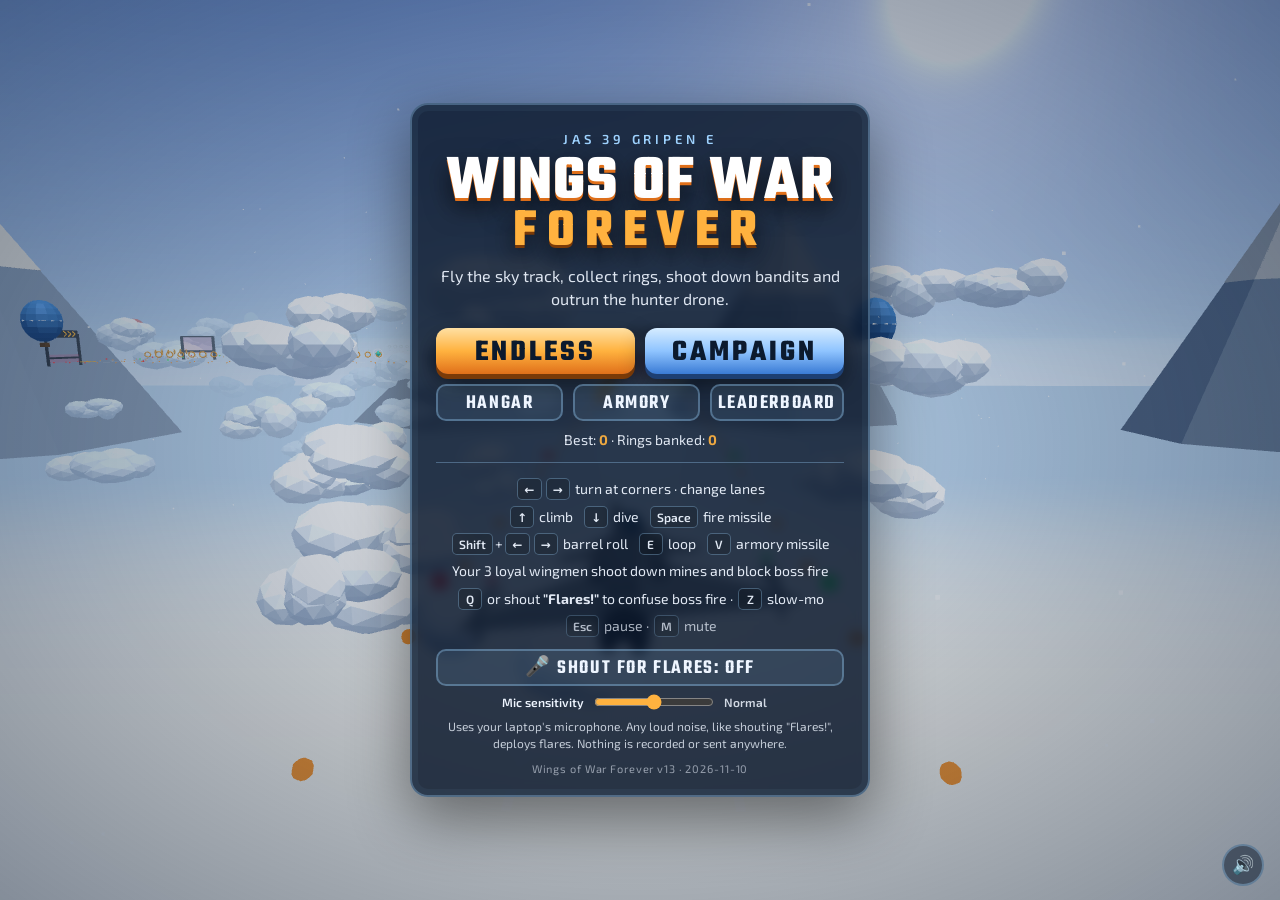
<file: index.html>
<!doctype html>
<html lang="en">
<head>
<meta charset="utf-8">
<meta name="viewport" content="width=device-width,initial-scale=1,maximum-scale=1,user-scalable=no,viewport-fit=cover">
<meta name="theme-color" content="#3a7bd5">
<title>Wings of War Forever</title>
<link rel="preload" href="game/fonts/teko-latin-700-normal.woff2" as="font" type="font/woff2" crossorigin>
<link rel="stylesheet" href="game/style.css">
</head>
<body>
<canvas id="game" aria-label="Wings of War Forever game"></canvas>

<div id="hud" class="hidden">
  <div class="hud-left">
    <div class="score" id="score">0</div>
    <div class="sub"><span id="dist">0</span> m <span class="mult" id="mult">x1</span></div>
  </div>
  <div class="hud-right">
    <div class="coins"><span class="coin-ico"></span><span id="coins">0</span></div>
    <span class="esc-hint"><kbd>Esc</kbd> pause</span>
    <button id="pauseBtn" class="icon-btn" aria-label="Pause">❚❚</button>
  </div>
  <div id="bottomLeft" class="bottom-left">
    <button id="flareBtn" class="flare-btn" aria-label="Deploy flares"><span class="fl-name">Flares</span><span class="fl-sub" id="flareSub">Q · tap</span><span class="fl-slow" id="slowSub">Slow-mo ready</span><i id="flareFill"></i></button>
    <button id="specialBtn" class="special-btn hidden" aria-label="Fire armory missile"><span class="sp-name" id="spName">Missile</span><span class="sp-sub" id="spSub">V · 0 left</span><span class="sp-pips" id="spPips"></span><i id="spFill"></i></button>
    <div id="micBadge" class="mic-badge hidden" title="Listening for shouts"><span class="dot"></span><span id="micLabel">Mic</span><b id="micLevel"><i></i><u id="micThr"></u></b></div>
  </div>
  <div id="ammo"><span class="msl" id="mslL"></span><span class="loop-ico" id="loopIco">E</span><span class="msl" id="mslR"></span></div>
  <div id="topCenter">
    <div id="wingmen" title="Loyal wingmen: each one shoots down a mine you would have hit"><span class="lbl">Wingmen</span><span id="wmIcons" class="wm-icons"></span></div>
    <div id="levelBar" class="hidden"><div class="lbl" id="levelLbl"></div><div class="bar"><i id="levelFill"></i></div></div>
    <div id="bossBar" class="hidden"><div class="lbl" id="bossName"></div><div class="bar boss"><i id="bossFill"></i></div></div>
  </div>
  <div id="powers"></div>
  <div id="turnHint"></div>
  <div id="toast"></div>
</div>

<div id="landingUi" class="hidden">
  <div class="land-bars"></div>
  <div class="land-cap"><span id="landKicker">Mission accomplished</span><b id="landCap">Returning to base</b></div>
  <button id="skipBtn" class="skip-btn">Skip ▸</button>
</div>
<div id="fade"></div>

<div id="slowmo" aria-hidden="true">
  <div class="sm-vignette"></div>
  <div class="sm-lines"></div>
  <div class="sm-box">
    <div class="sm-title">Slow-mo</div>
    <div class="sm-prompt" id="smPrompt">Say "Flares!"</div>
    <div class="sm-bar"><i id="smBar"></i></div>
  </div>
</div>

<div id="menu" class="screen">
  <div class="panel">
    <div class="kicker">JAS 39 Gripen E</div>
    <h1><span>Wings of War</span><span>Forever</span></h1>
    <p class="tag">Fly the sky track, collect rings, shoot down bandits and outrun the hunter drone.</p>
    <div class="row-btns big">
      <button id="playBtn" class="big-btn">Endless</button>
      <button id="campaignBtn" class="big-btn alt">Campaign</button>
    </div>
    <div class="row-btns three">
      <button id="hangarBtn" class="mid-btn">Hangar</button>
      <button id="armoryBtn" class="mid-btn">Armory</button>
      <button id="boardBtn" class="mid-btn">Leaderboard</button>
    </div>
    <div class="best">Best: <b id="bestMenu">0</b> · Rings banked: <b id="bankMenu">0</b></div>
    <div class="controls">
      <div><kbd>←</kbd><kbd>→</kbd> turn at corners · change lanes</div>
      <div><kbd>↑</kbd> climb &nbsp; <kbd>↓</kbd> dive &nbsp; <kbd>Space</kbd> fire missile</div>
      <div><kbd>Shift</kbd>+<kbd>←</kbd><kbd>→</kbd> barrel roll &nbsp; <kbd>E</kbd> loop &nbsp; <kbd>V</kbd> armory missile</div>
      <div>Your 3 loyal wingmen shoot down mines and block boss fire</div>
      <div class="touch-only">Phone: swipe to steer, climb and dive · tap to fire</div>
      <div><kbd>Q</kbd> or shout <b>"Flares!"</b> to confuse boss fire · <kbd>Z</kbd> slow-mo</div>
      <div class="dim"><kbd>Esc</kbd> pause · <kbd>M</kbd> mute</div>
    </div>
    <div class="voice-row">
      <button id="voiceBtn" class="mid-btn">🎤 Shout for flares: off</button>
      <div class="mic-test hidden" id="micTest"><b id="micTestBar"><i></i><u></u></b><span id="micTestMsg">Shout to test the microphone</span></div>
      <label class="sens">Mic sensitivity <input type="range" id="micSens" min="1" max="5" step="1" value="3"><span id="micSensVal">Normal</span></label>
      <div class="voice-info" id="voiceInfo">Uses your laptop's microphone. Any loud noise, like shouting "Flares!", deploys flares. Nothing is recorded or sent anywhere.</div>
    </div>
    <div class="ver" title="Version"></div>
  </div>
</div>

<div id="board" class="screen hidden">
  <div class="panel">
    <div class="kicker">Top pilots on this device</div>
    <h2>Leaderboard</h2>
    <ol id="boardList" class="board"></ol>
    <button id="boardBack" class="big-btn">Back</button>
  </div>
</div>

<div id="armory" class="screen hidden">
  <div class="panel">
    <div class="kicker">Extra firepower for boss fights</div>
    <h2>Armory</h2>
    <div class="best">Rings banked: <b id="armoryBank">0</b></div>
    <div id="armoryList" class="armory"></div>
    <p class="armory-note">Your standard missiles (Space) always stay on the jet and do 1× damage. The equipped armory missile is carried as well and fires with <kbd>V</kbd>. Rounds refill every run and every level.</p>
    <button id="armoryBack" class="big-btn">Back</button>
  </div>
</div>

<div id="hangar" class="screen hidden">
  <div class="panel">
    <div class="kicker">Paint your Gripen</div>
    <h2>Hangar</h2>
    <div class="best">Rings banked: <b id="hangarBank">0</b></div>
    <div id="skinList" class="skins"></div>
    <button id="hangarBack" class="big-btn">Back</button>
  </div>
</div>

<div id="campaign" class="screen hidden">
  <div class="panel">
    <div class="kicker">Four levels · four bosses</div>
    <h2>Campaign</h2>
    <div id="levelList" class="levels"></div>
    <button id="campaignBack" class="big-btn">Back</button>
  </div>
</div>

<div id="levelDone" class="screen hidden">
  <div class="panel">
    <div class="kicker" id="ldKicker">Level complete</div>
    <h2 id="ldTitle">Boss down!</h2>
    <div class="stats">
      <div><span>Total score</span><b id="ldScore">0</b></div>
      <div><span>Rings</span><b id="ldRings">0</b></div>
      <div><span>Bandits</span><b id="ldKills">0</b></div>
    </div>
    <div class="flightmap-wrap"><canvas id="mapDone" class="flightmap"></canvas><div class="map-legend" id="legendDone"></div></div>
    <div class="debrief" id="debriefDone"></div>
    <button id="ldNext" class="big-btn">Next level</button>
    <button id="ldMenu" class="link-btn">Menu</button>
  </div>
</div>

<div id="pause" class="screen hidden">
  <div class="panel small">
    <h2>Paused</h2>
    <button id="resumeBtn" class="big-btn">Resume</button>
    <button id="quitBtn" class="link-btn">Back to menu</button>
    <div class="ver"></div>
  </div>
</div>

<div id="over" class="screen hidden">
  <div class="panel">
    <div class="kicker" id="deathMsg">Mission over</div>
    <h2 id="overTitle">Shot down</h2>
    <div class="stats">
      <div><span>Score</span><b id="finalScore">0</b></div>
      <div><span>Distance</span><b id="finalDist">0 m</b></div>
      <div><span>Rings</span><b id="finalCoins">0</b></div>
    </div>
    <div class="flightmap-wrap"><canvas id="mapOver" class="flightmap"></canvas><div class="map-legend" id="legendOver"></div></div>
    <div class="debrief" id="debriefOver"></div>
    <div class="best" id="newBest">Best: <b>0</b></div>
    <div id="nameRow" class="name-row hidden">
      <label for="nameInput">Top 10! Your callsign:</label>
      <div class="name-input">
        <input id="nameInput" maxlength="12" autocomplete="off" spellcheck="false">
        <button id="saveBtn" class="mid-btn">Save</button>
      </div>
    </div>
    <button id="againBtn" class="big-btn">Fly again</button>
    <button id="overBoardBtn" class="link-btn">Leaderboard</button>
    <button id="menuBtn" class="link-btn">Menu</button>
    <div class="ver"></div>
  </div>
</div>

<button id="muteBtn" class="icon-btn mute" aria-label="Mute">🔊</button>
<div id="loading" class="screen"><div class="panel small"><h2>Loading…</h2></div></div>

<script type="module" src="game/main.js"></script>
</body>
</html>
</file>
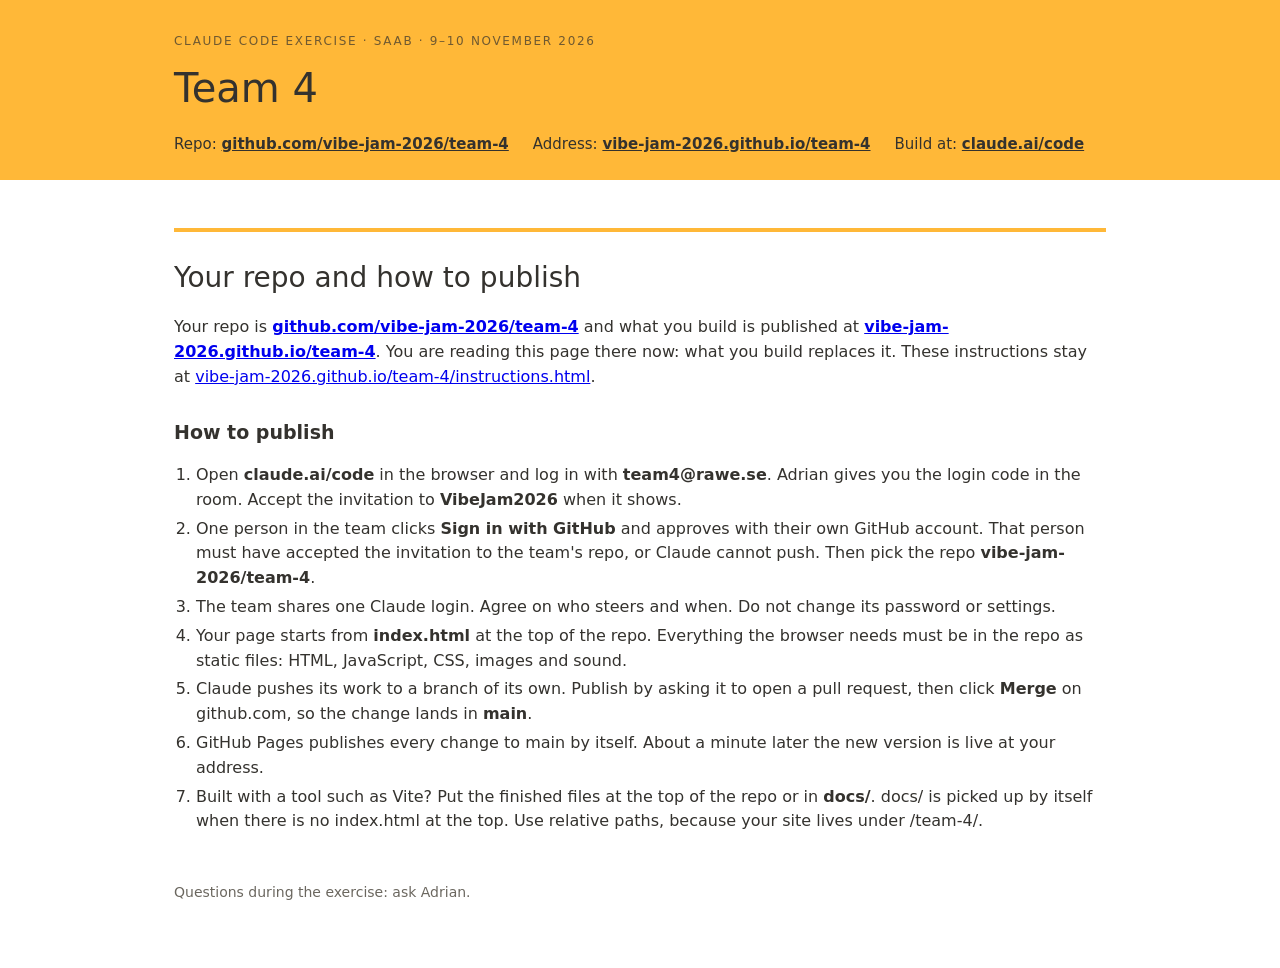
<file: instructions.html>
<!doctype html><html lang="en"><head><meta charset="utf-8"><meta name="viewport" content="width=device-width,initial-scale=1">
<title>Team 4 · Claude Code exercise</title><style>
:root { --y: #FFB838; --ink: #34322E; --mut: #6b675f; --line: #e6e2da; }
* { box-sizing: border-box; }
body { margin: 0; font: 16px/1.55 system-ui, -apple-system, "Segoe UI", sans-serif; color: var(--ink); background: #fff; }
header { background: var(--y); padding: 32px 0 24px; }
.wrap { max-width: 980px; margin: 0 auto; padding: 0 24px; }
header .k { font-size: 12px; letter-spacing: .14em; text-transform: uppercase; opacity: .7; }
header h1 { margin: 6px 0 14px; font-size: 40px; font-weight: 500; }
header .where { display: flex; flex-wrap: wrap; gap: 8px 24px; font-size: 15px; }
header a { color: inherit; font-weight: 600; }
main { max-width: 980px; margin: 0 auto; padding: 8px 24px 64px; }
h2.part { font-size: 28px; font-weight: 500; margin: 40px 0 8px; padding-top: 24px; border-top: 4px solid var(--y); }
h2 { font-size: 19px; margin: 28px 0 8px; }
h3 { font-size: 16px; margin: 0 0 6px; }
.task { font-size: 20px; }
.cols { display: grid; grid-template-columns: 1fr 1fr; gap: 0 40px; }
@media (max-width: 760px) { .cols { grid-template-columns: 1fr; } header h1 { font-size: 30px; } }
ul, ol { padding-left: 22px; } li { margin: 4px 0; }
table { border-collapse: collapse; width: 100%; font-size: 15px; }
td, th { text-align: left; padding: 7px 10px 7px 0; border-bottom: 1px solid var(--line); vertical-align: top; }
td:first-child { white-space: nowrap; }
.demo { display: grid; grid-template-columns: repeat(3, 1fr); gap: 12px; }
.demo div { background: #f6f4ef; border-radius: 8px; padding: 14px 16px; }
.demo b { display: block; font-size: 22px; }
.card { background: #f6f4ef; border-radius: 8px; padding: 14px 16px; }
footer { color: var(--mut); font-size: 14px; margin-top: 48px; }</style></head><body>
<header><div class="wrap"><div class="k">Claude Code exercise · Saab · 9–10 November 2026</div><h1>Team 4</h1>
<div class="where"><span>Repo: <a href="https://github.com/vibe-jam-2026/team-4">github.com/vibe-jam-2026/team-4</a></span><span>Address: <a href="https://vibe-jam-2026.github.io/team-4/">vibe-jam-2026.github.io/team-4</a></span><span>Build at: <a href="https://claude.ai/code">claude.ai/code</a></span></div></div></header>
<main>
  <h2 class="part">Your repo and how to publish</h2>
  <p>Your repo is <a href="https://github.com/vibe-jam-2026/team-4"><b>github.com/vibe-jam-2026/team-4</b></a> and what you build is published at <a href="https://vibe-jam-2026.github.io/team-4/"><b>vibe-jam-2026.github.io/team-4</b></a>. You are reading this page there now: what you build replaces it. These instructions stay at <a href="instructions.html">vibe-jam-2026.github.io/team-4/instructions.html</a>.</p>
  
  <h2>How to publish</h2>
  <ol>
    <li>Open <b>claude.ai/code</b> in the browser and log in with <b>team4@rawe.se</b>. Adrian gives you the login code in the room. Accept the invitation to <b>VibeJam2026</b> when it shows.</li>
    <li>One person in the team clicks <b>Sign in with GitHub</b> and approves with their own GitHub account. That person must have accepted the invitation to the team's repo, or Claude cannot push. Then pick the repo <b>vibe-jam-2026/team-4</b>.</li>
    <li>The team shares one Claude login. Agree on who steers and when. Do not change its password or settings.</li>
    <li>Your page starts from <b>index.html</b> at the top of the repo. Everything the browser needs must be in the repo as static files: HTML, JavaScript, CSS, images and sound.</li>
    <li>Claude pushes its work to a branch of its own. Publish by asking it to open a pull request, then click <b>Merge</b> on github.com, so the change lands in <b>main</b>.</li>
    <li>GitHub Pages publishes every change to main by itself. About a minute later the new version is live at your address.</li>
    <li>Built with a tool such as Vite? Put the finished files at the top of the repo or in <b>docs/</b>. docs/ is picked up by itself when there is no index.html at the top. Use relative paths, because your site lives under /team-4/.</li>
  </ol>
  
<footer>Questions during the exercise: ask Adrian.</footer></main></body></html>
</file>
<file: game/style.css>
@font-face { font-family: "Teko"; font-weight: 500; font-display: swap; src: url("fonts/teko-latin-500-normal.woff2") format("woff2"); }
@font-face { font-family: "Teko"; font-weight: 600; font-display: swap; src: url("fonts/teko-latin-600-normal.woff2") format("woff2"); }
@font-face { font-family: "Teko"; font-weight: 700; font-display: swap; src: url("fonts/teko-latin-700-normal.woff2") format("woff2"); }
@font-face { font-family: "Exo 2"; font-weight: 400; font-display: swap; src: url("fonts/exo-2-latin-400-normal.woff2") format("woff2"); }
@font-face { font-family: "Exo 2"; font-weight: 600; font-display: swap; src: url("fonts/exo-2-latin-600-normal.woff2") format("woff2"); }
@font-face { font-family: "Exo 2"; font-weight: 700; font-display: swap; src: url("fonts/exo-2-latin-700-normal.woff2") format("woff2"); }

:root {
  --accent: #ffb23f;
  --accent-deep: #e0701a;
  --sky: #9fd3ff;
  --ink: #0c1a2e;
  --paper: #eef5ff;
  --panel: rgba(12, 26, 46, 0.84);
  --line: rgba(159, 211, 255, 0.35);
  --display: "Teko", "Arial Narrow", "Impact", sans-serif;
  --body: "Exo 2", "Segoe UI", system-ui, sans-serif;
}
* { box-sizing: border-box; }
html, body {
  margin: 0; height: 100%; overflow: hidden; background: #3a7bd5;
  font-family: var(--body); color: var(--paper);
  -webkit-user-select: none; user-select: none; touch-action: none;
  -webkit-tap-highlight-color: transparent;
}
canvas#game { position: fixed; inset: 0; width: 100%; height: 100%; display: block; }
.hidden { display: none !important; }

/* ---------- HUD ---------- */
#hud { position: fixed; inset: 0; pointer-events: none; }
.hud-left { position: absolute; top: max(12px, env(safe-area-inset-top)); left: 16px; }
.hud-right { position: absolute; top: max(14px, env(safe-area-inset-top)); right: 16px; display: flex; gap: 12px; align-items: center; }
.score { font-family: var(--display); font-size: 46px; line-height: .9; font-weight: 600; letter-spacing: .02em; text-shadow: 0 2px 0 #0008, 0 0 14px #0005; font-variant-numeric: tabular-nums; }
.sub { font-size: 15px; font-weight: 600; text-shadow: 0 1px 0 #0009; font-variant-numeric: tabular-nums; }
.mult { display: inline-block; margin-left: 6px; padding: 0 8px; border-radius: 10px; background: var(--accent); color: var(--ink); font-weight: 700; font-size: 13px; }
.coins { display: flex; align-items: center; gap: 7px; font-family: var(--display); font-size: 34px; font-weight: 600; line-height: 1; text-shadow: 0 2px 0 #0008; font-variant-numeric: tabular-nums; }
.coin-ico { width: 20px; height: 20px; border-radius: 50%; border: 4px solid var(--accent); box-shadow: 0 0 10px #ffb23faa; }
#ammo { position: absolute; bottom: max(18px, env(safe-area-inset-bottom)); left: 50%; transform: translateX(-50%); display: flex; gap: 10px; }
.msl { width: 34px; height: 8px; border-radius: 4px 8px 8px 4px; background: #fff; box-shadow: 0 0 8px #fff8; transition: opacity .2s; }
.msl.empty { opacity: .2; }
#powers { position: absolute; top: calc(max(12px, env(safe-area-inset-top)) + 76px); left: 16px; display: flex; flex-direction: column; gap: 6px; }
.power { display: flex; align-items: center; gap: 8px; font-size: 13px; font-weight: 700; text-shadow: 0 1px 0 #000a; }
.power .bar { width: 90px; height: 7px; border-radius: 4px; background: #0006; overflow: hidden; }
.power .bar i { display: block; height: 100%; border-radius: 4px; }
#toast, #turnHint {
  position: absolute; left: 50%; transform: translate(-50%, 0) scale(.9); opacity: 0;
  font-family: var(--display); font-weight: 700; color: var(--accent); text-shadow: 0 3px 0 #000a, 0 0 18px #0008;
  transition: opacity .2s, transform .2s; white-space: nowrap; letter-spacing: .04em; text-transform: uppercase;
}
#toast { top: 22%; font-size: 44px; }
#turnHint { top: 36%; font-size: 64px; color: #fff; }
#toast.show, #turnHint.show { opacity: 1; transform: translate(-50%, 0) scale(1); }

.icon-btn {
  pointer-events: auto; width: 42px; height: 42px; border-radius: 50%; border: 2px solid var(--line);
  background: rgba(12, 26, 46, 0.55); color: var(--paper); font-size: 15px; cursor: pointer;
  display: grid; place-items: center; padding: 0;
}
.icon-btn:hover { border-color: var(--accent); }
.mute { position: fixed; bottom: max(14px, env(safe-area-inset-bottom)); right: 16px; z-index: 20; font-size: 18px; }

/* ---------- Screens ---------- */
.screen {
  position: fixed; inset: 0; display: grid; place-items: center; padding: 16px; z-index: 10;
  background: radial-gradient(ellipse at center, rgba(10, 30, 60, 0.05), rgba(10, 30, 60, 0.5));
}
.panel {
  width: min(460px, 100%); text-align: center; padding: 26px 24px 20px; border-radius: 18px;
  background: var(--panel); border: 2px solid var(--line);
  box-shadow: 0 20px 60px #0007, inset 0 0 0 6px rgba(159, 211, 255, 0.05);
  backdrop-filter: blur(6px); -webkit-backdrop-filter: blur(6px);
}
.panel.small { width: min(320px, 100%); }
#deathMsg { white-space: normal; letter-spacing: .12em; line-height: 1.45; }
.kicker { font-size: 13px; font-weight: 600; letter-spacing: .3em; text-transform: uppercase; color: var(--sky); white-space: nowrap; }
h1 {
  margin: 10px 0 6px; font-family: var(--display); font-weight: 700; line-height: .82; letter-spacing: .03em;
  text-transform: uppercase; color: #fff;
  text-shadow: 0 3px 0 var(--accent-deep), 0 10px 26px #000a;
}
h1 span { display: block; white-space: nowrap; }
h1 span:first-child { font-size: clamp(40px, 12.5vw, 64px); }
h1 span:last-child { font-size: clamp(34px, 10.5vw, 54px); color: var(--accent); text-shadow: 0 3px 0 #7a3a08, 0 10px 26px #000a; letter-spacing: .18em; }
h2 { margin: 4px 0 12px; font-family: var(--display); font-size: 48px; line-height: 1; font-weight: 700; color: #fff; text-transform: uppercase; letter-spacing: .04em; }
.tag { margin: 10px 0 18px; opacity: .92; line-height: 1.45; }
.big-btn {
  display: block; width: 100%; margin: 6px 0 12px; padding: 10px 18px 6px; border: 0; border-radius: 12px; cursor: pointer;
  font-family: var(--display); font-size: 34px; line-height: 1; font-weight: 700; letter-spacing: .1em; text-transform: uppercase;
  color: var(--ink); background: linear-gradient(#ffe0a3, var(--accent) 50%, var(--accent-deep));
  box-shadow: 0 5px 0 #7a3a08, 0 10px 24px #0007;
}
.big-btn:active { transform: translateY(3px); box-shadow: 0 2px 0 #7a3a08; }
.link-btn { background: none; border: 0; color: var(--paper); opacity: .8; font: inherit; cursor: pointer; text-decoration: underline; padding: 6px; }
.best { font-size: 14px; opacity: .92; margin: 4px 0 10px; }
.best b { color: var(--accent); }
#newBest.record b, #newBest.record { color: var(--accent); font-weight: 700; }
.controls { margin-top: 14px; padding-top: 12px; border-top: 1px solid var(--line); font-size: 14px; line-height: 1.95; opacity: .94; }
.controls .dim { opacity: .75; }
kbd {
  display: inline-block; min-width: 24px; padding: 0 6px; margin: 0 2px; border-radius: 5px; border: 1px solid var(--line);
  background: #0003; font: 600 12px/20px var(--body);
}
.touch-only { display: none; }
@media (hover: none) and (pointer: coarse) { .touch-only { display: block; } }
.stats { display: grid; grid-template-columns: repeat(3, 1fr); gap: 8px; margin: 6px 0 12px; }
.stats div { background: #0003; border-radius: 10px; padding: 8px 4px 4px; }
.stats span { display: block; font-size: 11px; letter-spacing: .14em; text-transform: uppercase; opacity: .75; }
.stats b { font-family: var(--display); font-size: 32px; line-height: 1.1; font-weight: 600; color: var(--paper); font-variant-numeric: tabular-nums; }
@media (max-width: 420px) {
  .panel { padding: 22px 16px 16px; }
  .score { font-size: 38px; }
  #turnHint { font-size: 52px; }
}

/* ---------- menu buttons, leaderboard, hangar, name entry ---------- */
.row-btns { display: grid; grid-template-columns: 1fr 1fr; gap: 10px; margin: 0 0 10px; }
.mid-btn {
  padding: 8px 12px 5px; border-radius: 10px; border: 2px solid var(--line); cursor: pointer;
  background: rgba(159, 211, 255, 0.1); color: var(--paper);
  font-family: var(--display); font-size: 24px; line-height: 1; font-weight: 600; letter-spacing: .08em; text-transform: uppercase;
}
.mid-btn:hover:not(:disabled) { border-color: var(--accent); color: #fff; }
.mid-btn:disabled { opacity: .45; cursor: default; }
.mid-btn.on { background: var(--accent); color: var(--ink); border-color: var(--accent); }
.board { list-style: none; margin: 6px 0 14px; padding: 0; text-align: left; counter-reset: rank; }
.board li {
  counter-increment: rank; display: grid; grid-template-columns: 34px 1fr auto auto; gap: 10px; align-items: baseline;
  padding: 6px 10px; border-radius: 8px; font-variant-numeric: tabular-nums;
}
.board li:nth-child(odd) { background: #0003; }
.board li::before { content: counter(rank); font-family: var(--display); font-size: 24px; line-height: 1; color: var(--sky); }
.board li:nth-child(-n+3)::before { color: var(--accent); }
.board li.me { outline: 2px solid var(--accent); }
.board .nm { font-weight: 600; overflow: hidden; text-overflow: ellipsis; white-space: nowrap; }
.board .sc { font-family: var(--display); font-size: 24px; line-height: 1; }
.board .ds { font-size: 12px; opacity: .7; min-width: 52px; text-align: right; }
.board .empty { opacity: .7; text-align: center; display: block; padding: 16px; }
.board .empty::before { content: none; }
.skins { display: grid; grid-template-columns: 1fr 1fr; gap: 10px; margin: 8px 0 14px; }
.skin { background: #0003; border-radius: 12px; padding: 10px; display: flex; flex-direction: column; gap: 8px; align-items: stretch; }
.skin.equipped { outline: 2px solid var(--accent); }
.swatch { height: 46px; border-radius: 8px; box-shadow: inset 0 0 0 1px #fff3; }
.skin-name { font-weight: 700; }
.skin .mid-btn { font-size: 20px; }
.name-row { margin: 4px 0 12px; }
.name-row label { display: block; font-size: 13px; font-weight: 600; color: var(--accent); margin-bottom: 6px; }
.name-input { display: flex; gap: 8px; }
.name-input input {
  flex: 1; min-width: 0; padding: 8px 12px; border-radius: 10px; border: 2px solid var(--line); background: #0004; color: #fff;
  font: 600 18px var(--body); -webkit-user-select: text; user-select: text;
}
.name-input input:focus { outline: none; border-color: var(--accent); }
.loop-ico {
  width: 26px; height: 26px; margin-top: -9px; border-radius: 50%; border: 2px solid #fff; display: grid; place-items: center;
  font: 700 13px var(--body); color: #fff; box-shadow: 0 0 8px #fff8; transition: opacity .2s;
}
.loop-ico.empty { opacity: .25; }
@media (max-width: 420px) { .skins { grid-template-columns: 1fr 1fr; } .board li { gap: 6px; } }

/* ---------- campaign, wingmen, level and boss bars ---------- */
.row-btns.big { margin-bottom: 10px; }
.row-btns.big .big-btn { margin: 0; font-size: 30px; }
.big-btn.alt { background: linear-gradient(#d6ecff, #8fc4ff 50%, #3a7bd5); box-shadow: 0 5px 0 #1d3f73, 0 10px 24px #0007; }
.big-btn.alt:active { box-shadow: 0 2px 0 #1d3f73; }
#topCenter {
  position: absolute; top: max(12px, env(safe-area-inset-top)); left: 50%; transform: translateX(-50%);
  display: flex; flex-direction: column; align-items: center; gap: 6px; width: min(44vw, 300px); text-shadow: 0 1px 0 #0009;
}
#wingmen { display: flex; align-items: center; gap: 6px; }
#topCenter .lbl { font-size: 11px; font-weight: 700; letter-spacing: .16em; text-transform: uppercase; }
.wm-icons { display: flex; gap: 3px; }
.wm svg { width: 22px; height: 22px; fill: #fff; display: block; filter: drop-shadow(0 1px 1px #0009); }
.wm.lost svg { fill: none; stroke: #ffffff80; stroke-width: 1.2; }
#levelBar, #bossBar { width: 100%; text-align: center; }
#topCenter .bar { height: 8px; border-radius: 4px; background: #0006; overflow: hidden; margin-top: 3px; }
#topCenter .bar i { display: block; height: 100%; width: 0; background: var(--accent); border-radius: 4px; transition: width .2s; }
#topCenter .bar.boss { height: 12px; border: 1px solid #ff6a6a99; }
#topCenter .bar.boss i { background: linear-gradient(90deg, #ff3b3b, #ff8a3b); }
#bossName { color: #ffc2c2; }
.levels { display: flex; flex-direction: column; gap: 8px; margin: 8px 0 14px; }
.level-card { display: grid; grid-template-columns: 58px 1fr auto; gap: 12px; align-items: center; background: #0003; border-radius: 12px; padding: 8px 10px 8px 8px; text-align: left; }
.level-card .swatch { height: 52px; }
.level-card .t { font-family: var(--display); font-size: 28px; line-height: .95; font-weight: 600; }
.level-card .d { font-size: 12px; opacity: .8; line-height: 1.35; }
.level-card.locked { opacity: .55; }
.level-card.cleared .t::after { content: " ✓"; color: var(--accent); }
@media (max-width: 420px) {
  #topCenter { top: calc(max(12px, env(safe-area-inset-top)) + 48px); width: 62vw; }
  .row-btns.big .big-btn { font-size: 26px; }
}

/* ---------- flares and voice commands ---------- */
.flare-btn {
  position: absolute; left: 16px; bottom: max(16px, env(safe-area-inset-bottom)); pointer-events: auto; cursor: pointer;
  min-width: 112px; padding: 6px 12px 4px; border-radius: 12px; border: 2px solid #ffb23f; overflow: hidden;
  background: rgba(12, 26, 46, 0.6); color: #fff; text-align: left; display: flex; flex-direction: column; position: absolute;
}
.flare-btn .fl-name { font-family: var(--display); font-size: 26px; line-height: 1; font-weight: 700; letter-spacing: .08em; text-transform: uppercase; color: #ffd27a; position: relative; z-index: 1; }
.flare-btn .fl-sub { font-size: 11px; font-weight: 600; opacity: .85; position: relative; z-index: 1; }
.flare-btn i { position: absolute; left: 0; bottom: 0; height: 100%; width: 0; background: #ffb23f33; transition: width .1s linear; }
.flare-btn.cooldown { border-color: #ffffff40; }
.flare-btn.cooldown .fl-name { color: #ffffff80; }
.flare-btn.active { border-color: #fff; box-shadow: 0 0 22px #ffd27a; }
.mic-badge {
  position: absolute; left: 140px; bottom: calc(max(16px, env(safe-area-inset-bottom)) + 8px);
  display: flex; align-items: center; gap: 6px; padding: 4px 9px; border-radius: 14px; background: rgba(12, 26, 46, 0.6);
  font-size: 11px; font-weight: 700; max-width: 40vw;
}
.mic-badge #micLabel { white-space: nowrap; overflow: hidden; text-overflow: ellipsis; }
.mic-badge .dot { width: 8px; height: 8px; border-radius: 50%; background: #ff4040; box-shadow: 0 0 8px #ff4040; animation: micpulse 1.2s infinite; flex: none; }
.mic-badge b { width: 36px; height: 5px; border-radius: 3px; background: #0006; overflow: hidden; flex: none; }
.mic-badge b i { display: block; height: 100%; width: 0; background: #6cff9e; }
.mic-badge.heard { outline: 2px solid #ffd27a; }
@keyframes micpulse { 50% { opacity: .35; } }
.voice-row { margin-top: 10px; display: flex; flex-direction: column; gap: 6px; }
.voice-row .mid-btn { font-size: 20px; }
.voice-row .mid-btn.on { background: #ff4040; border-color: #ff4040; color: #fff; }
.voice-info { font-size: 12px; opacity: .78; line-height: 1.4; }
@media (max-width: 420px) { .mic-badge { left: 136px; max-width: 34vw; } }
/* tall menus scroll on short screens instead of being cut off */
.screen { overflow-y: auto; place-items: safe center; }

/* ---------- slow motion ---------- */
#slowmo { position: fixed; inset: 0; pointer-events: none; z-index: 5; opacity: 0; transition: opacity .15s; }
body.slowmo #slowmo { opacity: 1; }
body.slowmo canvas#game { filter: saturate(.35) contrast(1.15) brightness(.95) hue-rotate(-12deg); }
canvas#game { transition: filter .2s; }
.sm-vignette { position: absolute; inset: 0; background: radial-gradient(ellipse at center, transparent 38%, rgba(4, 14, 34, .55) 72%, rgba(0, 4, 14, .9) 100%); }
.sm-lines { position: absolute; inset: 0; opacity: .18; background: repeating-linear-gradient(0deg, #fff0 0 3px, #ffffff22 3px 4px); animation: smscan 1.2s linear infinite; }
@keyframes smscan { to { background-position: 0 40px; } }
.sm-box { position: absolute; left: 50%; top: 58%; transform: translateX(-50%); text-align: center; text-shadow: 0 2px 0 #000a, 0 0 22px #000; }
.sm-title { font-family: var(--display); font-size: 22px; letter-spacing: .5em; text-transform: uppercase; color: #9fd3ff; }
.sm-prompt { font-family: var(--display); font-size: 58px; line-height: 1; font-weight: 700; color: #fff; animation: smpulse .5s ease-in-out infinite alternate; white-space: nowrap; }
@keyframes smpulse { to { transform: scale(1.06); color: #ffd27a; } }
.sm-bar { width: 220px; height: 5px; margin: 10px auto 0; border-radius: 3px; background: #ffffff30; overflow: hidden; }
.sm-bar i { display: block; height: 100%; width: 100%; background: #9fd3ff; }
.flare-btn .fl-slow { font-size: 10px; font-weight: 700; letter-spacing: .06em; text-transform: uppercase; color: #9fd3ff; position: relative; z-index: 1; }
@media (max-width: 420px) { .sm-prompt { font-size: 44px; } }

/* ---------- flight path map ---------- */
.flightmap-wrap { margin: 0 0 10px; }
.flightmap { display: block; width: 100%; height: 190px; border-radius: 12px; background: #06121f; box-shadow: inset 0 0 0 1px #9fd3ff30; }
.map-legend { display: flex; flex-wrap: wrap; justify-content: center; gap: 4px 12px; margin-top: 6px; font-size: 11px; opacity: .85; }
.map-legend span { display: inline-flex; align-items: center; gap: 4px; }
.map-legend i { display: inline-block; width: 9px; height: 9px; border-radius: 50%; }

/* loud-noise trigger: threshold marker on the mic meter, sensitivity slider */
.mic-badge b { position: relative; width: 48px; }
.mic-badge b u { position: absolute; top: -2px; bottom: -2px; width: 2px; background: #ffd27a; left: 60%; }
.mic-badge b i.hot { background: #ffd27a; }
.sens { display: flex; align-items: center; justify-content: center; gap: 8px; font-size: 12px; font-weight: 600; }
.sens input { width: 120px; accent-color: #ffb23f; }
.sens span { min-width: 54px; text-align: left; opacity: .85; }

/* ---------- pilot debrief ---------- */
.flightmap { height: 150px; }
.debrief { margin: 0 0 10px; padding: 10px; border-radius: 12px; background: #0003; text-align: left; }
.debrief .db-head { display: flex; align-items: center; gap: 12px; margin-bottom: 8px; }
.debrief .grade {
  flex: none; width: 54px; height: 54px; border-radius: 12px; display: grid; place-items: center;
  font-family: var(--display); font-size: 46px; line-height: 1; font-weight: 700; color: var(--ink); padding-top: 6px;
  background: linear-gradient(#ffe0a3, var(--accent) 60%, var(--accent-deep)); box-shadow: 0 3px 0 #7a3a08;
}
.debrief .grade.g-S { background: linear-gradient(#ffffff, #9fe8ff 50%, #3a9bd5); box-shadow: 0 3px 0 #1d4f73, 0 0 16px #9fe8ff88; }
.debrief .grade.g-C, .debrief .grade.g-D { background: linear-gradient(#e0e6ee, #9aa6b4 60%, #6b7684); box-shadow: 0 3px 0 #3a424c; }
.debrief .db-title { font-family: var(--display); font-size: 24px; line-height: 1; font-weight: 600; letter-spacing: .06em; text-transform: uppercase; }
.debrief .db-rating { font-size: 12px; opacity: .8; }
.debrief .db-grid { display: grid; grid-template-columns: 1fr 1fr; gap: 4px 14px; }
.debrief .db-row { display: flex; justify-content: space-between; gap: 8px; font-size: 12.5px; border-bottom: 1px solid #ffffff12; padding: 3px 0; }
.debrief .db-row span { opacity: .78; }
.debrief .db-row b { font-weight: 700; font-variant-numeric: tabular-nums; white-space: nowrap; }
.debrief .db-notes { margin: 8px 0 0; padding: 0; list-style: none; font-size: 12.5px; line-height: 1.45; }
.debrief .db-notes li::before { content: "› "; color: var(--accent); font-weight: 700; }
@media (max-width: 420px) { .debrief .db-grid { grid-template-columns: 1fr; } }

/* ---------- landing cinematic ---------- */
#landingUi { position: fixed; inset: 0; z-index: 8; pointer-events: none; }
.land-bars::before, .land-bars::after { content: ""; position: absolute; left: 0; right: 0; height: 9vh; background: #000; }
.land-bars::before { top: 0; } .land-bars::after { bottom: 0; }
.land-cap { position: absolute; left: 0; right: 0; bottom: calc(9vh + 18px); text-align: center; text-shadow: 0 2px 0 #000a, 0 0 18px #000; }
.land-cap span { display: block; font-size: 12px; font-weight: 700; letter-spacing: .3em; text-transform: uppercase; color: var(--sky); }
.land-cap b { font-family: var(--display); font-size: 40px; line-height: 1; font-weight: 700; letter-spacing: .05em; text-transform: uppercase; color: #fff; }
.skip-btn {
  position: absolute; right: 18px; top: calc(9vh + 14px); pointer-events: auto; cursor: pointer;
  padding: 6px 14px 4px; border-radius: 10px; border: 2px solid #ffffff60; background: #0006; color: #fff;
  font-family: var(--display); font-size: 22px; letter-spacing: .08em; text-transform: uppercase;
}
.skip-btn:hover { border-color: var(--accent); }
#fade { position: fixed; inset: 0; z-index: 9; background: #000; opacity: 0; pointer-events: none; transition: opacity .45s; }
#fade.on { opacity: 1; }

/* in-game Esc hint (the fakeout), menu mic test, version tag */
.esc-hint { font-size: 12px; font-weight: 700; opacity: .85; text-shadow: 0 1px 0 #0009; white-space: nowrap; }
.esc-hint kbd { margin: 0 2px 0 0; }
.mic-test { display: flex; align-items: center; justify-content: center; gap: 10px; font-size: 12.5px; font-weight: 700; }
.mic-test b { position: relative; width: 150px; height: 8px; border-radius: 4px; background: #0006; overflow: hidden; }
.mic-test b i { display: block; height: 100%; width: 0; background: #6cff9e; }
.mic-test b i.hot { background: #ffd27a; }
.mic-test b u { position: absolute; top: 0; bottom: 0; width: 2px; background: #ffd27a; left: 60%; }
.mic-test.heard span { color: #6cff9e; }
.ver { margin-top: 10px; font-size: 11px; letter-spacing: .08em; opacity: .55; }
@media (max-width: 420px) { .esc-hint { display: none; } }

/* ---------- bottom-left HUD group (fixes the overlap) ---------- */
.bottom-left {
  position: absolute; left: 16px; bottom: max(16px, env(safe-area-inset-bottom));
  display: flex; align-items: flex-end; gap: 10px; flex-wrap: wrap; max-width: calc(50% - 90px);
}
.bottom-left .flare-btn { position: relative; left: auto; bottom: auto; }
.bottom-left .mic-badge { position: static; left: auto; bottom: auto; margin-bottom: 6px; max-width: 220px; }
.special-btn {
  position: relative; pointer-events: auto; cursor: pointer; min-width: 112px; padding: 6px 12px 4px; border-radius: 12px; overflow: hidden;
  border: 2px solid var(--sp, #ff7a3d); background: rgba(12, 26, 46, 0.6); color: #fff; text-align: left; display: flex; flex-direction: column;
}
.special-btn .sp-name { font-family: var(--display); font-size: 26px; line-height: 1; font-weight: 700; letter-spacing: .06em; text-transform: uppercase; color: var(--sp, #ff7a3d); position: relative; z-index: 1; }
.special-btn .sp-sub { font-size: 11px; font-weight: 600; opacity: .9; position: relative; z-index: 1; }
.special-btn .sp-pips { display: flex; gap: 3px; margin-top: 3px; position: relative; z-index: 1; }
.special-btn .sp-pips b { width: 8px; height: 8px; border-radius: 2px; background: var(--sp, #ff7a3d); }
.special-btn .sp-pips b.used { background: #ffffff30; }
.special-btn i { position: absolute; left: 0; bottom: 0; height: 100%; width: 0; background: #ffffff18; }
.special-btn.empty { border-color: #ffffff40; } .special-btn.empty .sp-name { color: #ffffff70; }
@media (max-width: 700px) {
  .bottom-left { flex-direction: column-reverse; align-items: flex-start; max-width: 46vw; gap: 6px; }
  .bottom-left .mic-badge { max-width: 42vw; margin: 0; }
  .flare-btn, .special-btn { min-width: 0; }
  .flare-btn .fl-name, .special-btn .sp-name { font-size: 22px; }
}

/* ---------- armory ---------- */
.row-btns.three { grid-template-columns: 1fr 1fr 1fr; }
.row-btns.three .mid-btn { font-size: 20px; padding-left: 6px; padding-right: 6px; }
.armory { display: flex; flex-direction: column; gap: 8px; margin: 8px 0 10px; text-align: left; }
.arm-card { display: grid; grid-template-columns: 64px 1fr auto; gap: 12px; align-items: center; background: #0003; border-radius: 12px; padding: 8px 10px; }
.arm-card.equipped { outline: 2px solid var(--accent); }
.arm-icon { position: relative; height: 18px; border-radius: 9px 4px 4px 9px; background: linear-gradient(90deg, var(--c) 0 28%, #eef2f6 28% 88%, #9aa3ab 88%); box-shadow: 0 0 10px var(--c); }
.arm-icon::before, .arm-icon::after { content: ""; position: absolute; right: 2px; width: 10px; height: 8px; background: #9aa3ab; }
.arm-icon::before { top: -6px; clip-path: polygon(0 100%, 100% 0, 100% 100%); } .arm-icon::after { bottom: -6px; clip-path: polygon(0 0, 100% 0, 100% 100%); }
.arm-name { font-family: var(--display); font-size: 26px; line-height: .95; font-weight: 600; }
.arm-desc { font-size: 12px; opacity: .82; line-height: 1.35; }
.arm-stats { display: flex; flex-wrap: wrap; gap: 4px 10px; margin-top: 3px; font-size: 11.5px; font-weight: 700; }
.arm-stats .dmg { color: var(--c); }
.arm-card .mid-btn { font-size: 19px; white-space: nowrap; }
.armory-note { font-size: 12px; opacity: .8; line-height: 1.45; margin: 0 0 10px; }
@media (max-width: 420px) { .arm-card { grid-template-columns: 44px 1fr; } .arm-card .mid-btn { grid-column: 1 / -1; } }
/* phones: the missile rack moves beside the mute button so it never sits under the Flares button */
@media (max-width: 700px) {
  #ammo { left: auto; right: 70px; transform: none; bottom: calc(max(16px, env(safe-area-inset-bottom)) + 14px); }
}
</file>
